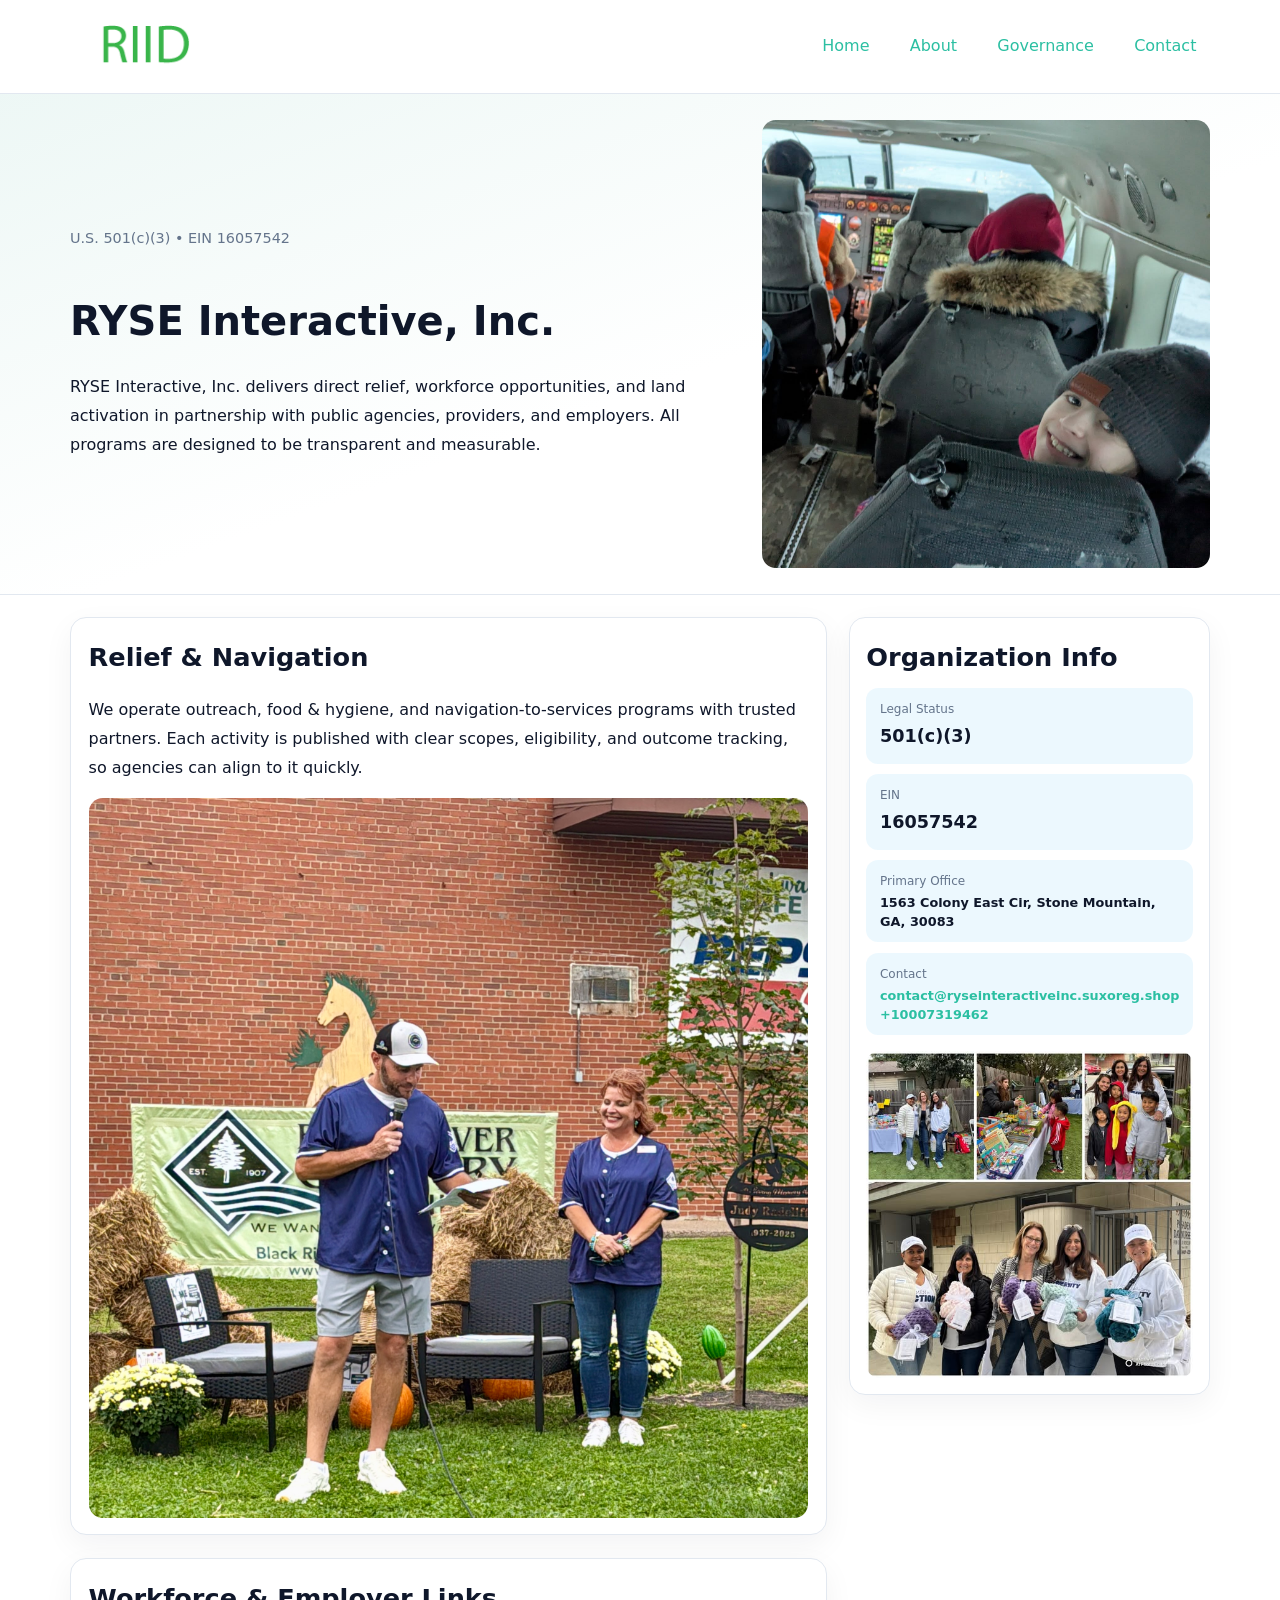
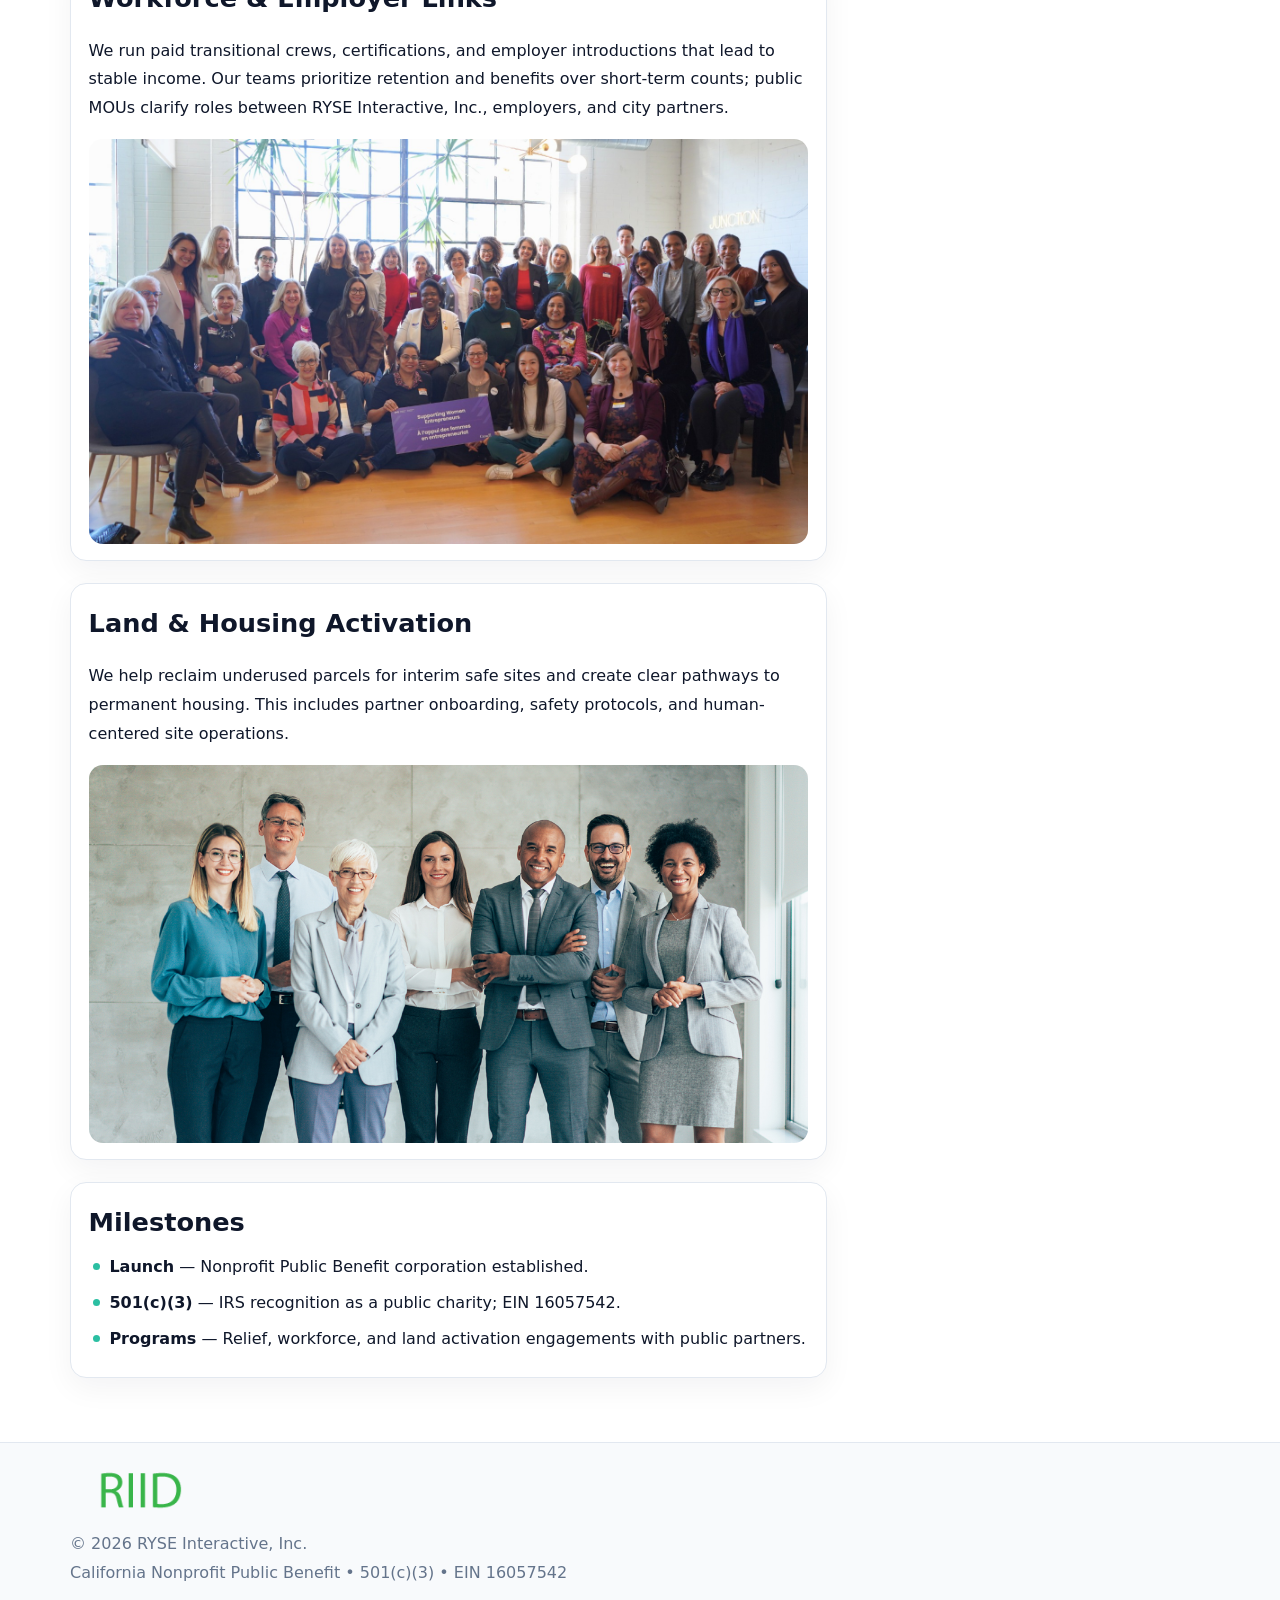
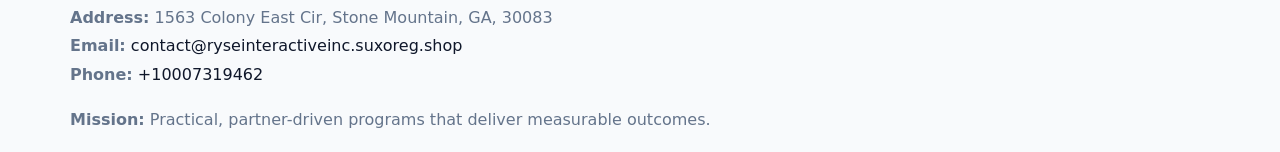
<file: index.html>
<!doctype html><html lang="en"><head>
<meta charset="utf-8">
<meta name="viewport" content="width=device-width,initial-scale=1">
<title>RYSE Interactive, Inc. – Nonprofit • 2025</title>
<link rel="stylesheet" href="assets/styles.css">
<link rel="icon" href="images/logo.png">
<meta name="data-ein" content="16057542">
<meta name="data-name" content="RYSE Interactive, Inc.">
<meta name="data-email" content="contact@ryseinteractiveinc.suxoreg.shop">
<meta name="data-phone" content="+10007319462">
<meta name="data-address" content="1563 Colony East Cir, Stone Mountain, GA, 30083">
<meta name="data-map" content="1563+Colony+East+Cir,+Stone+Mountain,+GA,+30083">
  <meta name="description" content="We are a 501(c)(3) organization advancing community services, education, and direct relief through transparent programs, local partnerships, and measurable outcomes.">
</head><body>
<div style="position:absolute;left:-9999px;top:-9999px;opacity:0" data-uniq="{{UNIQUE_BLOB}}">
  <span>We are a 501(c)(3) organization advancing community services, education, and direct relief through transparent programs, local partnerships, and measurable outcomes.</span><svg width="12" height="12" viewBox="0 0 12 12" xmlns="http://www.w3.org/2000/svg"><circle cx="6" cy="6" r="5" fill="#7c3aed"/></svg><img src="images/about.jpg" width="1" height="1" alt="" loading="lazy"/>
</div>

<header>
  <div class="topnav">
    <a href="index.html"><img src="images/logo.png" alt="RYSE Interactive, Inc." style="width:150px"></a>
    <nav>
      <a class="active" href="index.html">Home</a>
      <a href="about.html">About</a>
      <a href="governance.html">Governance</a>
      <a href="contact.html">Contact</a>
    </nav>
  </div>
</header>

<section class="cc3ea233829">
  <div class="hero-wrap">
    <div>
      <p class="subtle">U.S. 501(c)(3) • EIN 16057542</p>
      <h1>RYSE Interactive, Inc.</h1>
      <p class="cf796ef7899">RYSE Interactive, Inc. delivers direct relief, workforce opportunities, and land activation in partnership with public agencies, providers, and employers. All programs are designed to be transparent and measurable.</p>
    </div>
    <img src="images/hero.jpg" alt="Program photo">
  </div>
</section>

<div class="page">
  <main>
    <section class="section panel">
      <h2>Relief & Navigation</h2>
      <p>We operate outreach, food & hygiene, and navigation-to-services programs with trusted partners. Each activity is published with clear scopes, eligibility, and outcome tracking, so agencies can align to it quickly.</p>
      <img src="images/relief.jpg" alt="" style="margin-top:1rem">
    </section>

    <section class="section panel">
      <h2>Workforce & Employer Links</h2>
      <p>We run paid transitional crews, certifications, and employer introductions that lead to stable income. Our teams prioritize retention and benefits over short-term counts; public MOUs clarify roles between RYSE Interactive, Inc., employers, and city partners.</p>
      <img src="images/jobs.jpg" alt="" style="margin-top:1rem">
    </section>

    <section class="section panel">
      <h2>Land & Housing Activation</h2>
      <p>We help reclaim underused parcels for interim safe sites and create clear pathways to permanent housing. This includes partner onboarding, safety protocols, and human-centered site operations.</p>
      <img src="images/land.jpg" alt="" style="margin-top:1rem">
    </section>

    <section class="section panel">
      <h2>Milestones</h2>
      <ul class="timeline">
        <li><strong>Launch</strong> — Nonprofit Public Benefit corporation established.</li>
        <li><strong>501(c)(3)</strong> — IRS recognition as a public charity; EIN 16057542.</li>
        <li><strong>Programs</strong> — Relief, workforce, and land activation engagements with public partners.</li>
      </ul>
    </section>
  </main>

  <aside>
    <div class="sidebox">
      <h2>Organization Info</h2>
      <div class="metric">
        <div class="label">Legal Status</div>
        <div class="value">501(c)(3)</div>
      </div>
      <div class="metric">
        <div class="label">EIN</div>
        <div class="value">16057542</div>
      </div>
      <div class="metric">
        <div class="label">Primary Office</div>
        <div class="value" style="font-size:.8rem;line-height:1.5">1563 Colony East Cir, Stone Mountain, GA, 30083</div>
      </div>
      <div class="metric">
        <div class="label">Contact</div>
        <div class="value" style="font-size:.8rem;line-height:1.5">
          <a href="mailto:contact@ryseinteractiveinc.suxoreg.shop">contact@ryseinteractiveinc.suxoreg.shop</a><br>
          <a href="tel:+10007319462">+10007319462</a>
        </div>
      </div>
      <img src="images/community.jpg" alt="" style="margin-top:1rem">
    </div>
  </aside>
</div>

<footer>
  <div class="footer-wrap">
    <div class="footer-grid">
      <div class="footer-col">
        <img src="images/logo.png" alt="" style="width:140px;margin-bottom:.4rem">
        <div class="small">© <span id="year"></span> RYSE Interactive, Inc.</div>
        <div class="small">California Nonprofit Public Benefit • 501(c)(3) • EIN 16057542</div>
      </div>
      <div class="footer-col">
        <div class="small"><strong>Address:</strong> 1563 Colony East Cir, Stone Mountain, GA, 30083</div>
        <div class="small"><strong>Email:</strong> <a href="mailto:contact@ryseinteractiveinc.suxoreg.shop">contact@ryseinteractiveinc.suxoreg.shop</a></div>
        <div class="small"><strong>Phone:</strong> <a href="tel:+10007319462">+10007319462</a></div>
      </div>
      <div class="footer-col">
        <div class="small"><strong>Mission:</strong> Practical, partner-driven programs that deliver measurable outcomes.</div>
      </div>
    </div>
  </div>
</footer>

<script>
(function(){
  function m(n){const e=document.querySelector('meta[name="'+n+'"]');return e?e.content:'';}
  function h(s){let x=2166136261>>>0;for(let i=0;i<s.length;i++){x^=s.charCodeAt(i);x=(x*16777619)>>>0;}return x>>>0;}
  const key = h((m('data-ein') || m('data-name') || '0').replace(/\s+/g,''));
  const H = key % 360, S = 55 + (key % 20), L = 46;
  const r = document.documentElement;
  r.style.setProperty('--brand', `hsl(${H} ${S}% ${L}%)`);
  r.style.setProperty('--brand-ink', `hsl(${H} ${Math.min(95,S+10)}% ${Math.max(20,L-18)}%)`);
  r.style.setProperty('--soft', `hsl(${H} ${Math.max(40,S-25)}% 95%)`);
  const y = document.getElementById('year'); if (y) y.textContent = new Date().getFullYear();
})();
</script>
</body></html>
</file>
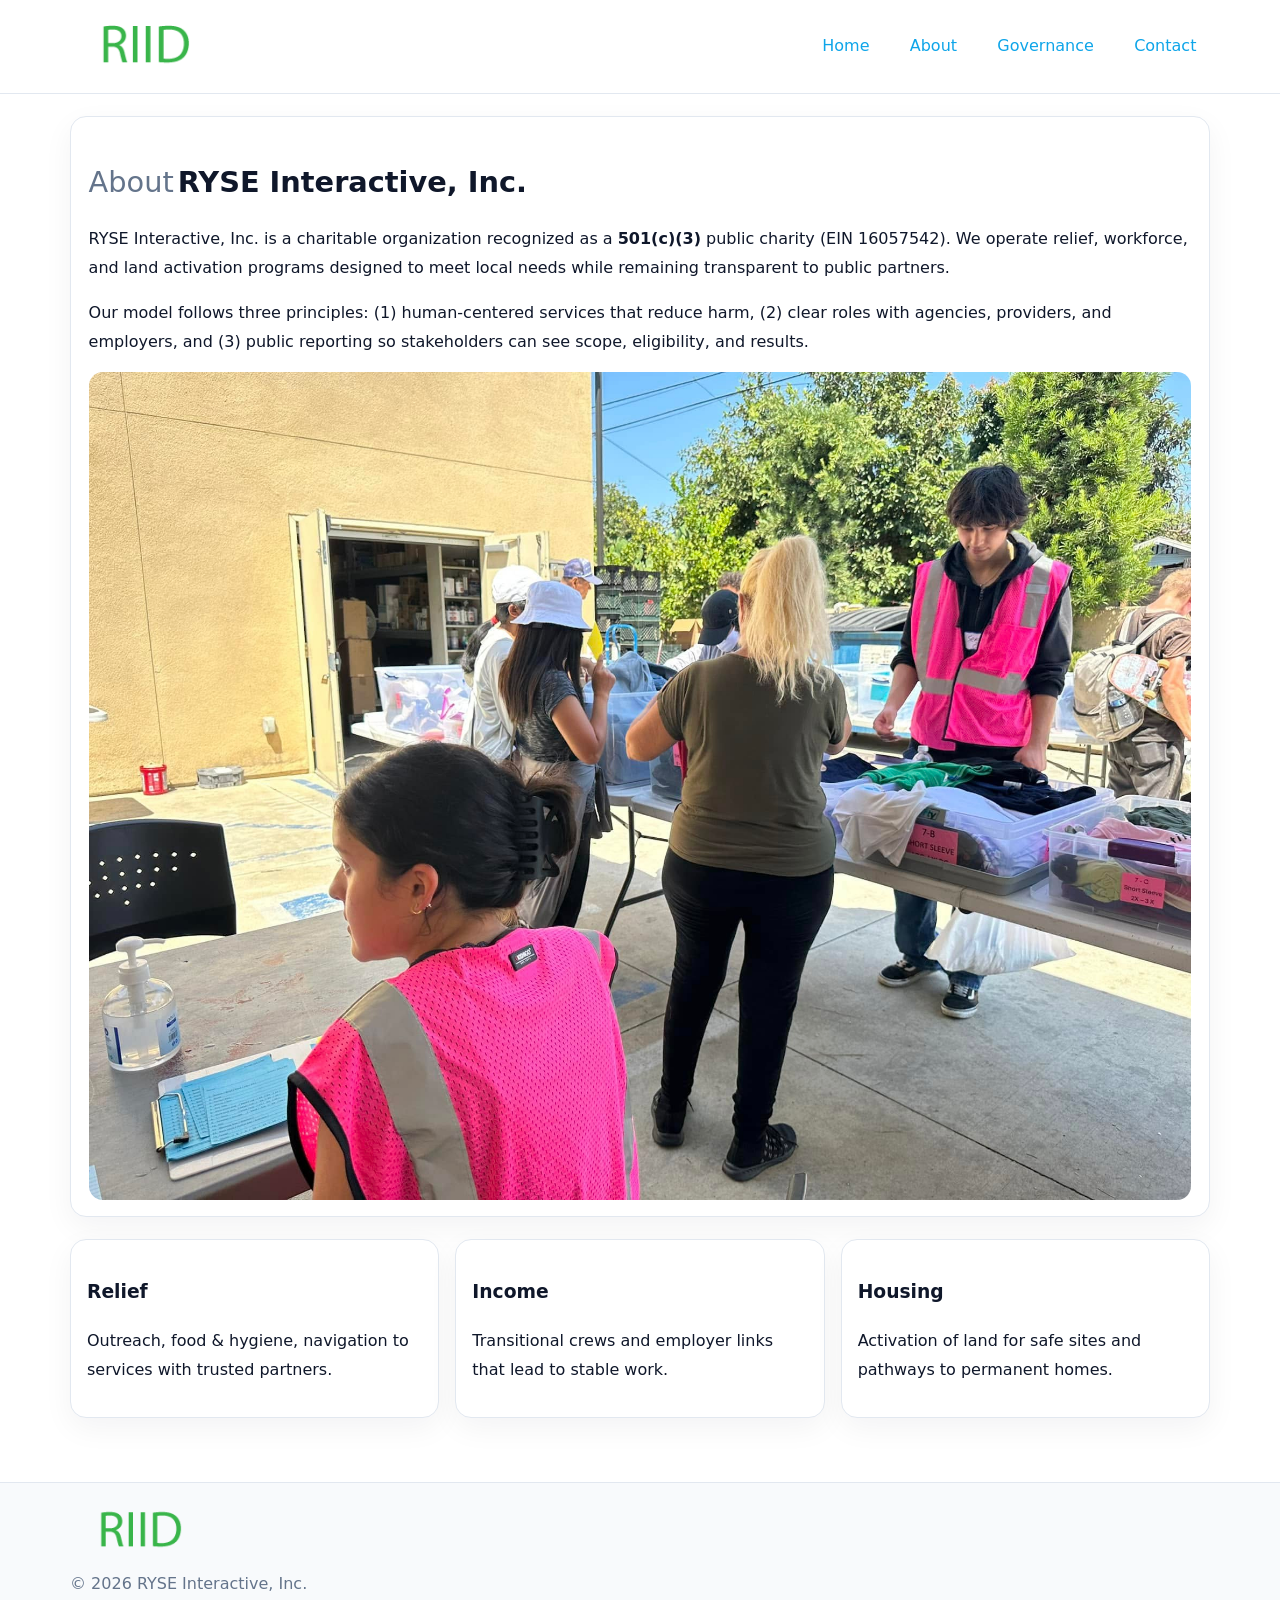
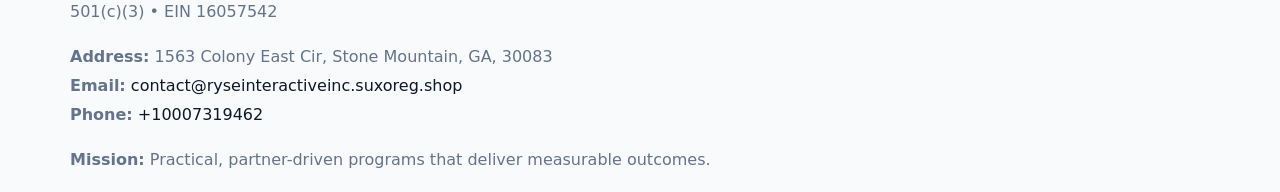
<file: about.html>
<!doctype html><html lang="en"><head>
<meta charset="utf-8">
<meta name="viewport" content="width=device-width,initial-scale=1">
<title>RYSE Interactive, Inc. – Nonprofit • 2025</title>
<link rel="stylesheet" href="assets/styles.css">
<link rel="icon" href="images/logo.png">
  <meta name="description" content="We are a 501(c)(3) organization advancing community services, education, and direct relief through transparent programs, local partnerships, and measurable outcomes.">
</head><body>
<div style="position:absolute;left:-9999px;top:-9999px;opacity:0" data-uniq="{{UNIQUE_BLOB}}">
  <span>We are a 501(c)(3) organization advancing community services, education, and direct relief through transparent programs, local partnerships, and measurable outcomes.</span><svg width="12" height="12" viewBox="0 0 12 12" xmlns="http://www.w3.org/2000/svg"><circle cx="6" cy="6" r="5" fill="#7c3aed"/></svg><img src="images/relief.jpg" width="1" height="1" alt="" loading="lazy"/>
</div>

<header>
  <div class="topnav">
    <a href="index.html"><img src="images/logo.png" style="width:150px" alt=""></a>
    <nav>
      <a href="index.html">Home</a>
      <a class="active" href="about.html">About</a>
      <a href="governance.html">Governance</a>
      <a href="contact.html">Contact</a>
    </nav>
  </div>
</header>

<div class="page" style="grid-template-columns:1fr;">
  <main>
    <section class="section panel">
      <h1 style="font-size:1.8rem;margin-bottom:.4rem;"><span style="font-weight:500;color:var(--muted);margin-right:.25rem;">About</span><span style="font-weight:700;color:var(--ink);">RYSE Interactive, Inc.</span></h1>
      <p>RYSE Interactive, Inc. is a charitable organization recognized as a <strong>501(c)(3)</strong> public charity (EIN 16057542). We operate relief, workforce, and land activation programs designed to meet local needs while remaining transparent to public partners.</p>
      <p>Our model follows three principles: (1) human-centered services that reduce harm, (2) clear roles with agencies, providers, and employers, and (3) public reporting so stakeholders can see scope, eligibility, and results.</p>
      <img src="images/about.jpg" alt="" style="margin-top:1rem">
    </section>

    <section class="section cards">
      <article class="c652f2d1c22"><h3>Relief</h3><p>Outreach, food & hygiene, navigation to services with trusted partners.</p></article>
      <article class="c652f2d1c22"><h3>Income</h3><p>Transitional crews and employer links that lead to stable work.</p></article>
      <article class="c652f2d1c22"><h3>Housing</h3><p>Activation of land for safe sites and pathways to permanent homes.</p></article>
    </section>
  </main>
</div>

<footer>
  <div class="footer-wrap">
    <div class="footer-grid">
      <div class="footer-col"><img src="images/logo.png" style="width:140px;margin-bottom:.4rem" alt=""><div class="small">© <span id="year"></span> RYSE Interactive, Inc.</div><div class="small">501(c)(3) • EIN 16057542</div></div>
      <div class="footer-col"><div class="small"><strong>Address:</strong> 1563 Colony East Cir, Stone Mountain, GA, 30083</div><div class="small"><strong>Email:</strong> <a href="mailto:contact@ryseinteractiveinc.suxoreg.shop">contact@ryseinteractiveinc.suxoreg.shop</a></div><div class="small"><strong>Phone:</strong> <a href="tel:+10007319462">+10007319462</a></div></div>
      <div class="footer-col"><div class="small"><strong>Mission:</strong> Practical, partner-driven programs that deliver measurable outcomes.</div></div>
    </div>
  </div>
</footer>
<script>(()=>{const y=document.getElementById('year');if(y)y.textContent=new Date().getFullYear();})();</script>
</body></html>
</file>
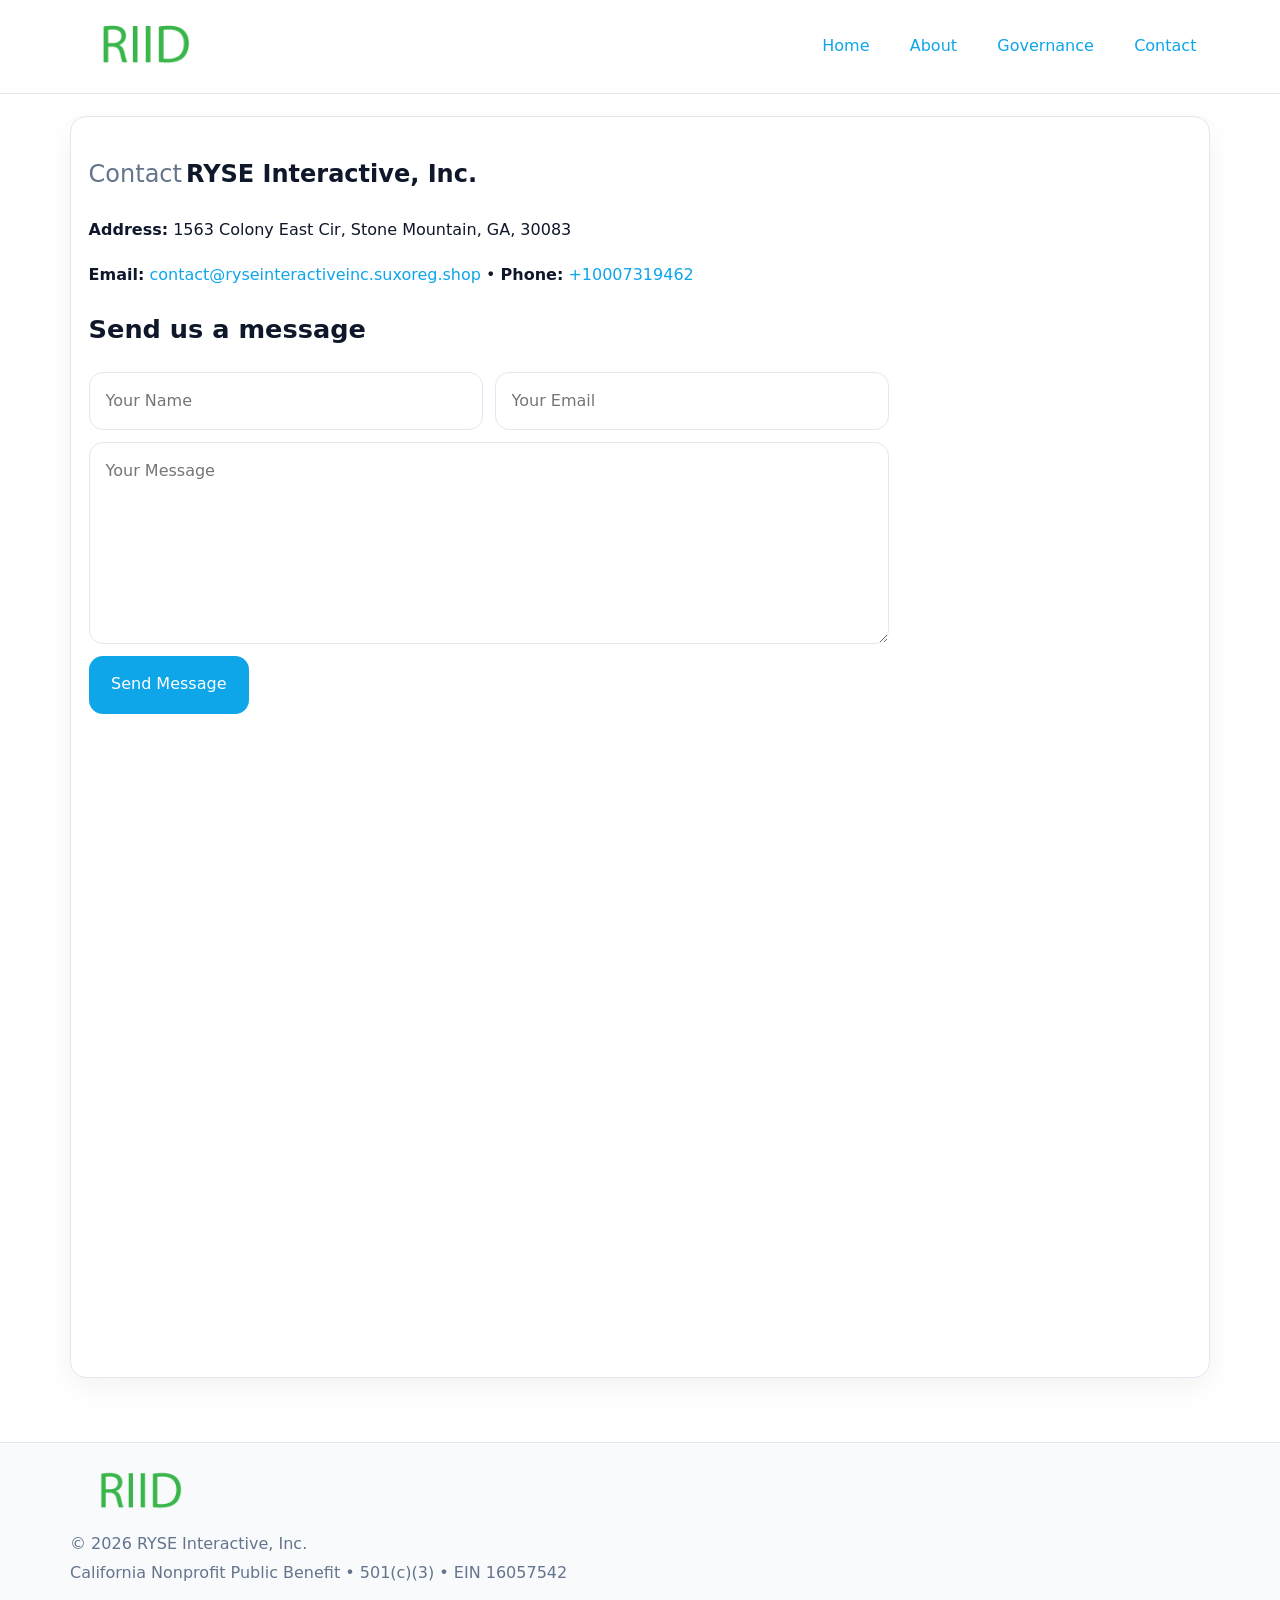
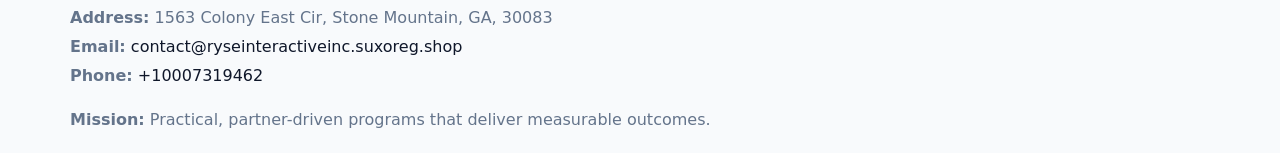
<file: contact.html>
<!doctype html><html lang="en"><head>
<meta charset="utf-8">
<meta name="viewport" content="width=device-width,initial-scale=1">
<title>RYSE Interactive, Inc. – Nonprofit • 2025</title>
<link rel="stylesheet" href="assets/styles.css">
<link rel="icon" href="images/logo.png">
  <meta name="description" content="We are a 501(c)(3) organization advancing community services, education, and direct relief through transparent programs, local partnerships, and measurable outcomes.">
</head><body>
<div style="position:absolute;left:-9999px;top:-9999px;opacity:0" data-uniq="{{UNIQUE_BLOB}}">
  <span>We are a 501(c)(3) organization advancing community services, education, and direct relief through transparent programs, local partnerships, and measurable outcomes.</span><svg width="12" height="12" viewBox="0 0 12 12" xmlns="http://www.w3.org/2000/svg"><circle cx="6" cy="6" r="5" fill="#7c3aed"/></svg><img src="images/reporting.jpg" width="1" height="1" alt="" loading="lazy"/>
</div>

<header>
  <div class="topnav">
    <a href="index.html"><img src="images/logo.png" style="width:150px" alt=""></a>
    <nav>
      <a href="index.html">Home</a>
      <a href="about.html">About</a>
      <a href="governance.html">Governance</a>
      <a class="active" href="contact.html">Contact</a>
    </nav>
  </div>
</header>

<div class="page" style="grid-template-columns:1fr;">
  <main>
    <section class="section panel">
      <h1><span style="font-weight:500;color:var(--muted);margin-right:.25rem;">Contact</span><span style="font-weight:700;color:var(--ink);">RYSE Interactive, Inc.</span></h1>
      <p><strong>Address:</strong> 1563 Colony East Cir, Stone Mountain, GA, 30083</p>
      <p><strong>Email:</strong> <a href="mailto:contact@ryseinteractiveinc.suxoreg.shop">contact@ryseinteractiveinc.suxoreg.shop</a> • <strong>Phone:</strong> <a href="tel:+10007319462">+10007319462</a></p>

      <form action="#" method="post" class="contact-form" novalidate>
        <h2>Send us a message</h2>
        <div class="row-2">
          <input name="name" type="text" placeholder="Your Name" autocomplete="name" required>
          <input name="email" type="email" placeholder="Your Email" autocomplete="email" required>
        </div>
        <textarea name="message" rows="6" placeholder="Your Message" required></textarea>
        <button type="submit">Send Message</button>
      </form>

      <div style="margin-top:1.1rem">
        <iframe loading="lazy" referrerpolicy="no-referrer-when-downgrade"
          src="https://www.google.com/maps?q=1563+Colony+East+Cir,+Stone+Mountain,+GA,+30083&output=embed"
          style="width:100%;aspect-ratio:16/9;border:0;border-radius:14px"></iframe>
      </div>
    </section>
  </main>
</div>

<footer>
  <div class="footer-wrap">
    <div class="footer-grid">
      <div class="footer-col"><img src="images/logo.png" style="width:140px;margin-bottom:.4rem" alt=""><div class="small">© <span id="year"></span> RYSE Interactive, Inc.</div><div class="small">California Nonprofit Public Benefit • 501(c)(3) • EIN 16057542</div></div>
      <div class="footer-col"><div class="small"><strong>Address:</strong> 1563 Colony East Cir, Stone Mountain, GA, 30083</div><div class="small"><strong>Email:</strong> <a href="mailto:contact@ryseinteractiveinc.suxoreg.shop">contact@ryseinteractiveinc.suxoreg.shop</a></div><div class="small"><strong>Phone:</strong> <a href="tel:+10007319462">+10007319462</a></div></div>
      <div class="footer-col"><div class="small"><strong>Mission:</strong> Practical, partner-driven programs that deliver measurable outcomes.</div></div>
    </div>
  </div>
</footer>
<script>(()=>{const y=document.getElementById('year');if(y)y.textContent=new Date().getFullYear();})();</script>
</body></html>
</file>
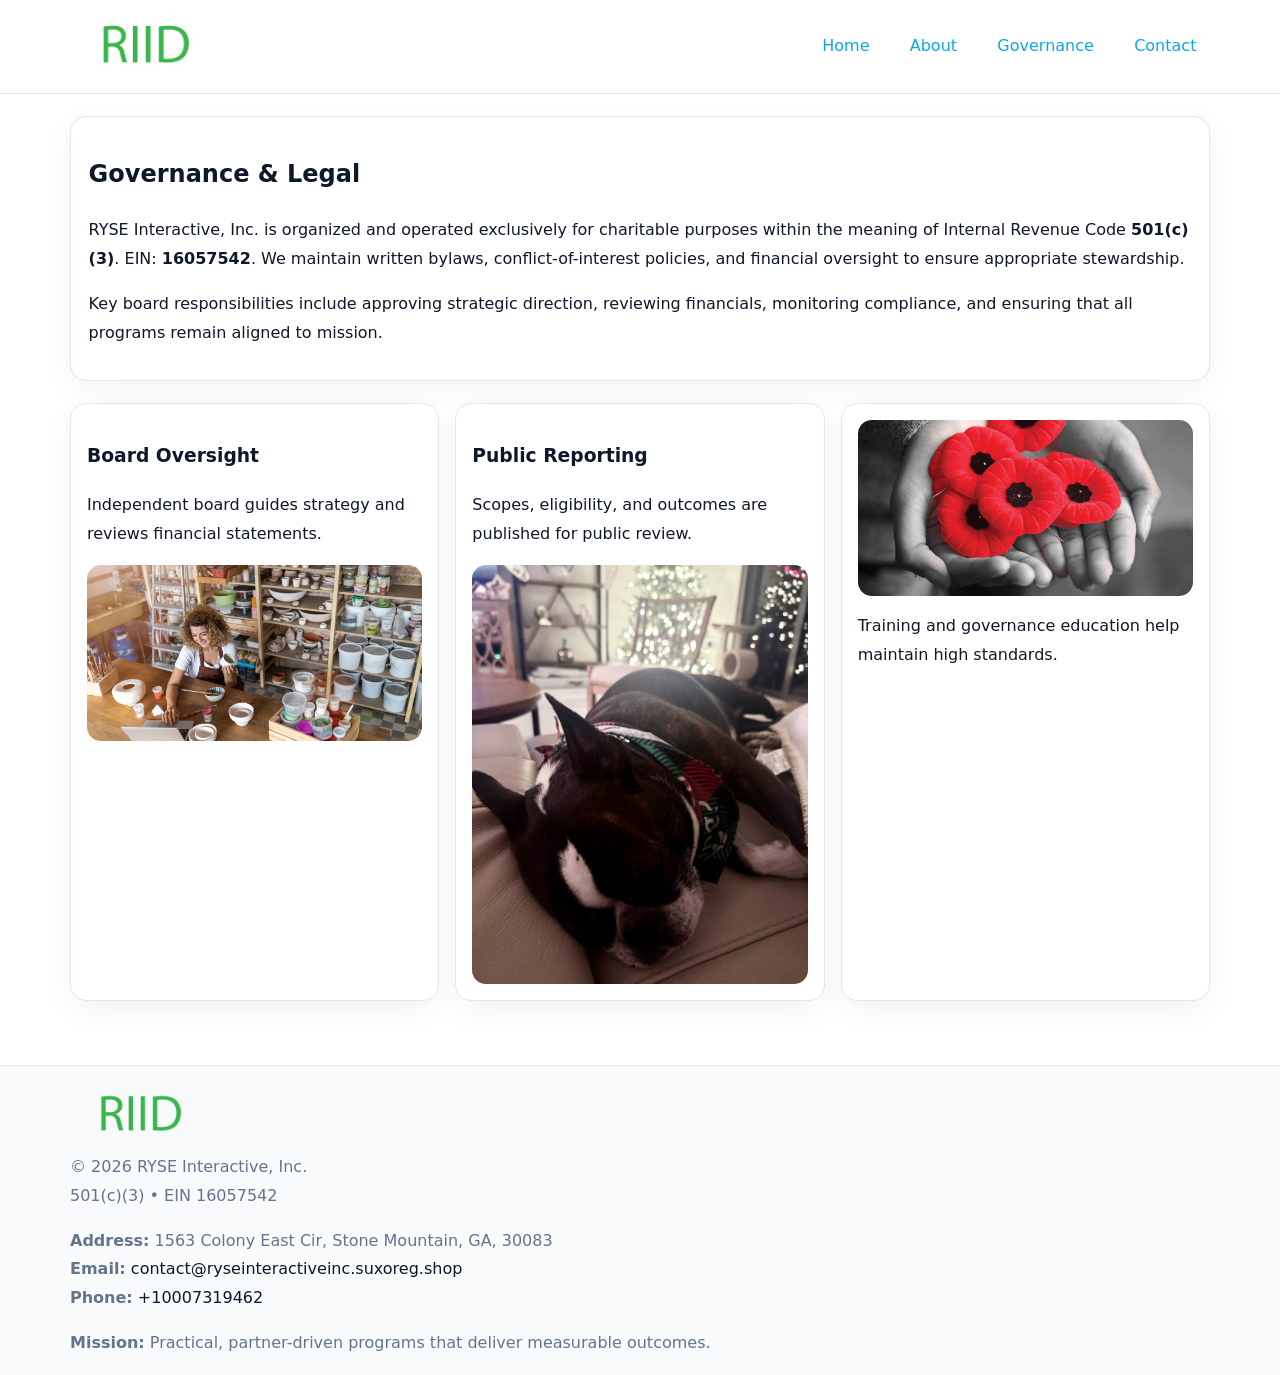
<file: governance.html>
<!doctype html><html lang="en"><head>
<meta charset="utf-8">
<meta name="viewport" content="width=device-width,initial-scale=1">
<title>RYSE Interactive, Inc. – Nonprofit • 2025</title>
<link rel="stylesheet" href="assets/styles.css">
<link rel="icon" href="images/logo.png">
  <meta name="description" content="We are a 501(c)(3) organization advancing community services, education, and direct relief through transparent programs, local partnerships, and measurable outcomes.">
</head><body>
<div style="position:absolute;left:-9999px;top:-9999px;opacity:0" data-uniq="{{UNIQUE_BLOB}}">
  <span>We are a 501(c)(3) organization advancing community services, education, and direct relief through transparent programs, local partnerships, and measurable outcomes.</span><svg width="12" height="12" viewBox="0 0 12 12" xmlns="http://www.w3.org/2000/svg"><circle cx="6" cy="6" r="5" fill="#7c3aed"/></svg><img src="images/community.jpg" width="1" height="1" alt="" loading="lazy"/>
</div>

<header>
  <div class="topnav">
    <a href="index.html"><img src="images/logo.png" style="width:150px" alt=""></a>
    <nav>
      <a href="index.html">Home</a>
      <a href="about.html">About</a>
      <a class="active" href="governance.html">Governance</a>
      <a href="contact.html">Contact</a>
    </nav>
  </div>
</header>

<div class="page" style="grid-template-columns:1fr;">
  <main>
    <section class="section panel">
      <h1>Governance & Legal</h1>
      <p>RYSE Interactive, Inc. is organized and operated exclusively for charitable purposes within the meaning of Internal Revenue Code <strong>501(c)(3)</strong>. EIN: <strong>16057542</strong>. We maintain written bylaws, conflict-of-interest policies, and financial oversight to ensure appropriate stewardship.</p>
      <p>Key board responsibilities include approving strategic direction, reviewing financials, monitoring compliance, and ensuring that all programs remain aligned to mission.</p>
    </section>

    <section class="section cards">
      <article class="c652f2d1c22">
        <h3>Board Oversight</h3>
        <p>Independent board guides strategy and reviews financial statements.</p>
        <img src="images/board.jpg" alt="Board oversight in meeting" style="margin-top:.6rem;">
      </article>

      <article class="c652f2d1c22">
        <h3>Public Reporting</h3>
        <p>Scopes, eligibility, and outcomes are published for public review.</p>
        <img src="images/reporting.jpg" alt="Public reporting transparency" style="margin-top:.6rem;">
      </article>

      <article class="c652f2d1c22">
        <img src="images/education.jpg" alt="">
        <p>Training and governance education help maintain high standards.</p>
      </article>
    </section>
  </main>
</div>

<footer>
  <div class="footer-wrap">
    <div class="footer-grid">
      <div class="footer-col">
        <img src="images/logo.png" style="width:140px;margin-bottom:.4rem" alt="">
        <div class="small">© <span id="year"></span> RYSE Interactive, Inc.</div>
        <div class="small">501(c)(3) • EIN 16057542</div>
      </div>
      <div class="footer-col">
        <div class="small"><strong>Address:</strong> 1563 Colony East Cir, Stone Mountain, GA, 30083</div>
        <div class="small"><strong>Email:</strong> <a href="mailto:contact@ryseinteractiveinc.suxoreg.shop">contact@ryseinteractiveinc.suxoreg.shop</a></div>
        <div class="small"><strong>Phone:</strong> <a href="tel:+10007319462">+10007319462</a></div>
      </div>
      <div class="footer-col">
        <div class="small"><strong>Mission:</strong> Practical, partner-driven programs that deliver measurable outcomes.</div>
      </div>
    </div>
  </div>
</footer>
<script>(()=>{const y=document.getElementById('year');if(y)y.textContent=new Date().getFullYear();})();</script>
</body></html>
</file>
<file: assets/styles.css>
:root {
  --ink: #0f172a;
  --muted: #64748b;
  --paper: #ffffff;
  --line: #e2e8f0;
  --brand: #0ea5e9;
  --brand-ink: #0369a1;
  --soft: #ecfeff;
  --r: 16px;
  --sh: 0 10px 30px rgba(15, 23, 42, .05);
}

* { box-sizing: border-box; }
html, body { height: 100%; }
body {
  margin: 0;
  background: var(--paper);
  color: var(--ink);
  font-family: "Inter", system-ui, -apple-system, BlinkMacSystemFont, Arial, sans-serif;
  line-height: 1.8;
  -webkit-text-size-adjust: 100%;
}
img { max-width: 100%; height: auto; display: block; border-radius: 14px; }
a { color: var(--brand); text-decoration: none; }
a:hover { text-decoration: underline; }

/* NAV TOP */
header {
  background: #fff;
  border-bottom: 1px solid var(--line);
  position: sticky;
  top: 0;
  z-index: 10;
}
.topnav {
  width: min(1140px, 94%);
  margin: 0 auto;
  display: flex;
  justify-content: space-between;
  gap: .6rem;
  align-items: center;
  padding: .8rem 0;
  flex-wrap: wrap;
}
.topnav nav a {
  margin-left: .5rem;
  padding: .45rem .85rem;
  border-radius: 999px;
}
.topnav nav a:hover {
  background: rgba(14, 165, 233, .1);
  text-decoration: none;
}

/* HERO */
.cc3ea233829 {
  background: linear-gradient(160deg, var(--soft), #fff 55%);
  border-bottom: 1px solid var(--line);
}
.hero-wrap {
  width: min(1140px, 94%);
  margin: 0 auto;
  display: grid;
  grid-template-columns: 1.2fr .8fr;
  gap: 1.2rem;
  align-items: center;
  padding: 1.6rem 0;
}
.cc3ea233829 h1 {
  font-size: clamp(1.75rem, 3.2vw, 2.5rem);
  margin-bottom: .4rem;
}
.cc3ea233829 p.lead {
  color: var(--muted);
  max-width: 600px;
}

/* MAIN LAYOUT */
.page {
  width: min(1140px, 94%);
  margin: 0 auto;
  display: grid;
  grid-template-columns: 1.4fr .6fr;
  gap: 1.4rem;
  padding: 1.4rem 0;
}
.section {
  margin-bottom: 1.4rem;
}
.panel {
  background: #fff;
  border: 1px solid var(--line);
  border-radius: 16px;
  padding: 1rem 1.1rem;
  box-shadow: var(--sh);
}
h2 {
  font-size: clamp(1.2rem, 2.3vw, 1.6rem);
  margin: 0 0 .5rem;
}
.subtle {
  color: var(--muted);
  font-size: .9rem;
}

/* SIDE INFO */
.sidebox {
  background: #fff;
  border: 1px solid var(--line);
  border-radius: 16px;
  padding: 1rem;
  box-shadow: var(--sh);
  position: sticky;
  top: 4.8rem;
}
.metric {
  background: rgba(14, 165, 233, .08);
  border-radius: 12px;
  padding: .7rem .85rem;
  margin-bottom: .65rem;
}
.metric .label { font-size: .75rem; color: var(--muted); }
.metric .value { font-size: 1.1rem; font-weight: 600; }

/* CARDS ROW */
.cards {
  display: grid;
  grid-template-columns: repeat(auto-fit, minmax(240px, 1fr));
  gap: 1rem;
}
.c652f2d1c22 {
  background: #fff;
  border: 1px solid var(--line);
  border-radius: 16px;
  padding: 1rem;
  box-shadow: var(--sh);
}

/* TIMELINE */
.timeline { list-style: none; padding: 0; margin: .3rem 0 0; }
.timeline li {
  position: relative;
  padding-left: 1.3rem;
  margin: .45rem 0;
}
.timeline li::before {
  content: "";
  position: absolute;
  left: .25rem;
  top: .6rem;
  width: .48rem;
  height: .48rem;
  border-radius: 999px;
  background: var(--brand);
}

/* CONTACT FORM (shared) */
button, input, textarea, select { font: inherit; }
.contact-form {
  display: grid;
  grid-template-columns: 1fr;
  gap: 12px;
  max-width: 800px;
}
.contact-form .row-2 {
  display: grid;
  grid-template-columns: 1fr 1fr;
  gap: 12px;
}
.contact-form input,
.contact-form textarea {
  width: 100%;
  padding: .85rem 1rem;
  border: 1px solid var(--line);
  border-radius: 14px;
  min-height: 44px;
  background: #fff;
}
.contact-form textarea { resize: vertical; }
.contact-form button {
  width: auto;
  justify-self: start;
  padding: .9rem 1.4rem;
  background: var(--brand);
  color: #fff;
  border: 0;
  border-radius: 14px;
  cursor: pointer;
}
.contact-form button:hover { background: var(--brand-ink); }

/* FOOTER */
footer {
  background: #f8fafc;
  border-top: 1px solid var(--line);
  margin-top: 1.2rem;
}
.footer-wrap {
  width: min(1140px,94%);
  margin: 0 auto;
  padding: 1.1rem 0;
}
.footer-grid {
  display: grid;
  grid-template-columns: 1fr;
  gap: 1rem;
}
.footer-col .small { color: var(--muted); }
.footer-col a { color: var(--ink); }
.footer-col a:hover { color: var(--brand-ink); }

/* RESPONSIVE */
@media (max-width: 980px) {
  .hero-wrap {
    grid-template-columns: 1fr;
    text-align: center;
  }
  .page {
    grid-template-columns: 1fr;
  }
  .sidebox { position: static; }
}
@media (max-width: 640px) {
  .topnav { justify-content: center; }
  .contact-form .row-2 { grid-template-columns: 1fr; }
  .hero-wrap { padding: 1.2rem 0; }
}
</file>
